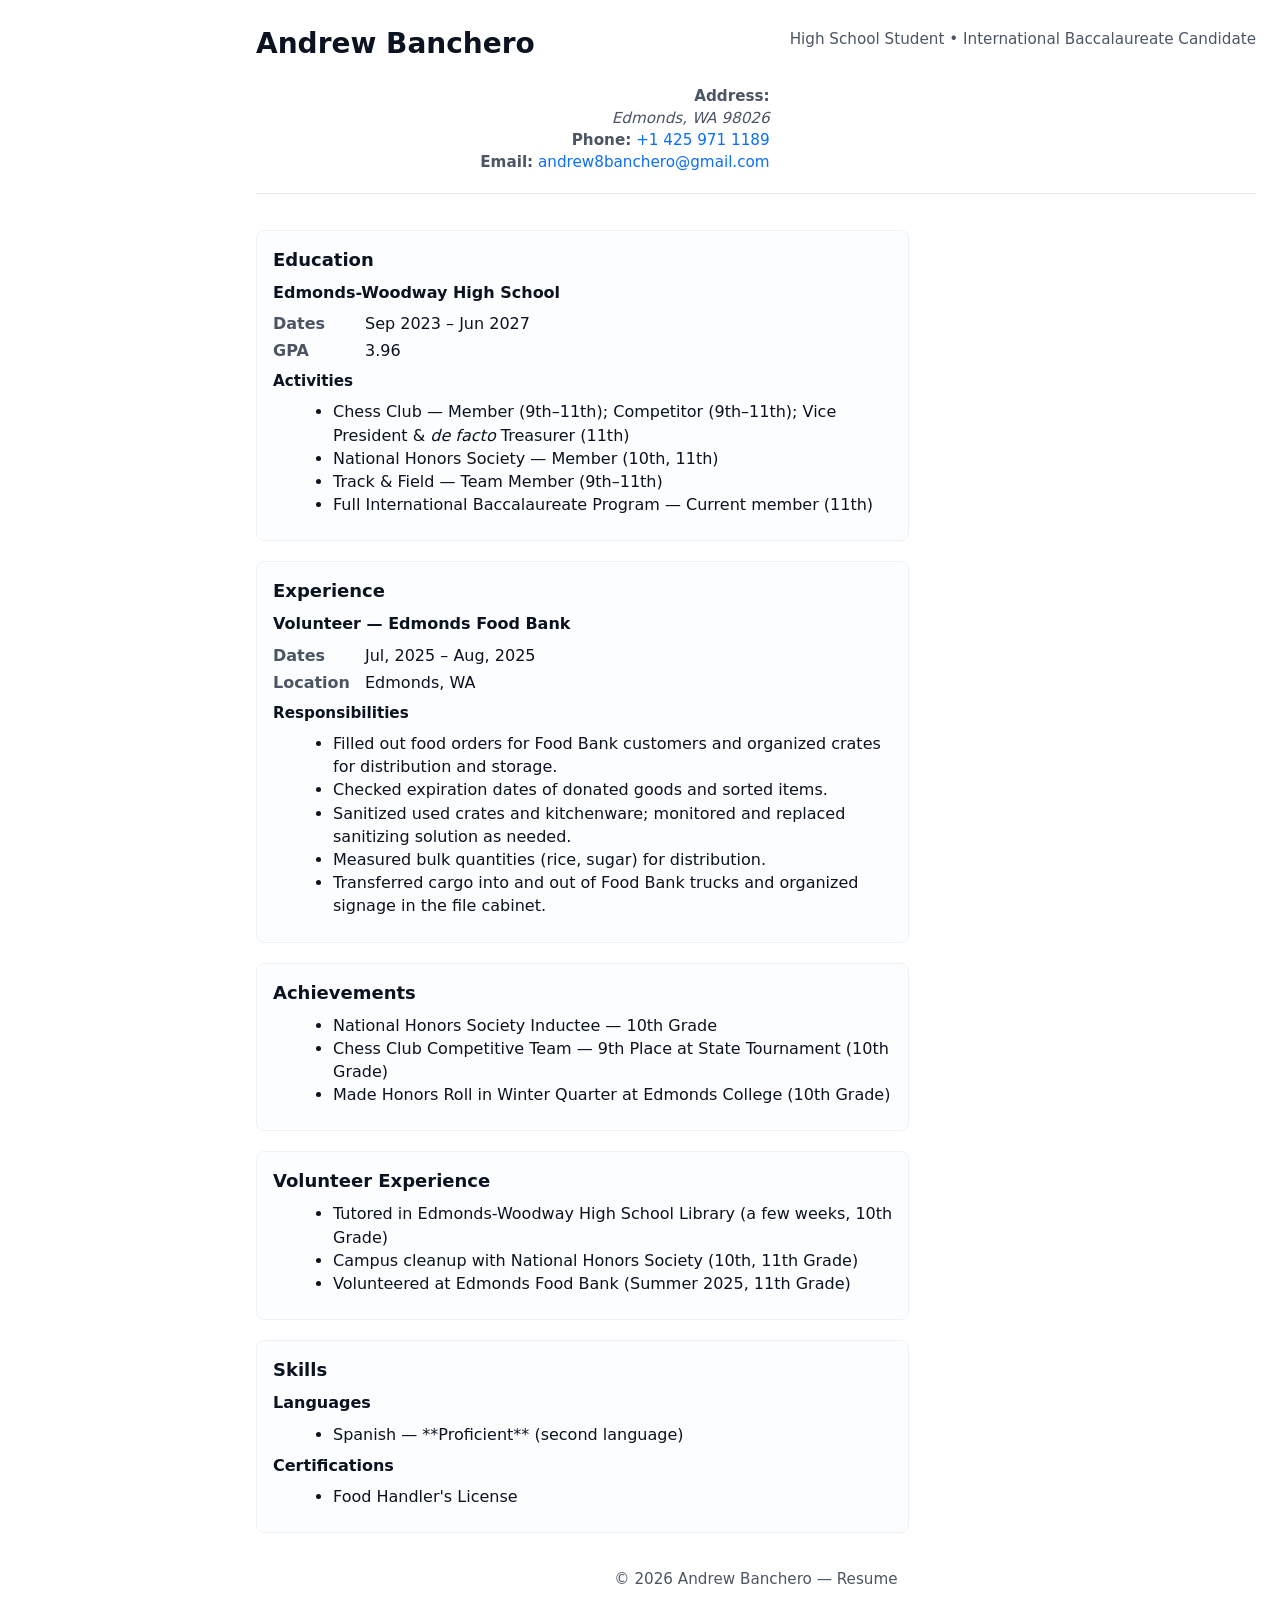
<file: index.html>
<!doctype html>
<html lang="en">
<head>
  <meta charset="utf-8" />
  <meta name="viewport" content="width=device-width,initial-scale=1" />
  <title>Andrew Banchero — Resume</title>
  <link rel="stylesheet" href="CSS.css" />
  <!-- Open Graph / Social Preview -->
<meta property="og:title" content="Andrew — Frontend Developer Resume">
<meta property="og:description" content="A clean, fast, and modern resume showcasing my frontend engineering skills, projects, and experience.">
<meta property="og:image" content="https://scriptcavern.andrew8banchero.workers.dev/preview-image.png">
<meta property="og:url" content="https://scriptcavern.andrew8banchero.workers.dev/">
<meta property="og:type" content="website">

<!-- Twitter Card (also used by Slack/Discord fallbacks) -->
<meta name="twitter:card" content="summary_large_image">
<meta name="twitter:title" content="Andrew — Frontend Developer Resume">
<meta name="twitter:description" content="A clean, fast, and modern resume showcasing my frontend engineering skills, projects, and experience.">
<meta name="twitter:image" content="https://scriptcavern.andrew8banchero.workers.dev/preview-image.png">

<!-- SEO Meta Description -->
<meta name="description" content="Professional resume for Andrew, a frontend developer skilled in HTML, CSS, JavaScript, and modern UI performance optimization.">

<!-- Favicon -->
<link rel="icon" href="https://scriptcavern.andrew8banchero.workers.dev/favicon.png" type="image/png">
<link rel="apple-touch-icon" href="https://scriptcavern.andrew8banchero.workers.dev/favicon.png">
</head>
<body>
  <a class="skip-link" href="#main">Skip to main content</a>

  <header role="banner">
    <h1 id="name">Andrew Banchero</h1>
    <p class="tagline">High School Student • International Baccalaureate Candidate</p>

    <nav aria-label="Contact and quick links">
      <h2 class="visually-hidden">Contact</h2>
      <ul class="contact-list">
        <li><strong>Address:</strong> <address>Edmonds, WA 98026</address></li>
        <li><strong>Phone:</strong> <a href="tel:+14259711189">+1 425 971 1189</a></li>
        <li><strong>Email:</strong> <a href="mailto:andrew8banchero@gmail.com">andrew8banchero@gmail.com</a></li>
      </ul>
    </nav>
  </header>

  <main id="main" role="main">
    <section aria-labelledby="education-heading">
      <h2 id="education-heading">Education</h2>

      <article aria-labelledby="school-title">
        <h3 id="school-title">Edmonds-Woodway High School</h3>
        <dl>
          <div>
            <dt>Dates</dt>
            <dd><time datetime="2023-09">Sep 2023</time> – <time datetime="2027-06">Jun 2027</time></dd>
          </div>
          <div>
            <dt>GPA</dt>
            <dd>3.96</dd>
          </div>
        </dl>

        <h4>Activities</h4>
        <ul>
          <li>Chess Club — Member (9th–11th); Competitor (9th–11th); Vice President &amp; <em>de facto</em> Treasurer (11th)</li>
          <li>National Honors Society — Member (10th, 11th)</li>
          <li>Track &amp; Field — Team Member (9th–11th)</li>
          <li>Full International Baccalaureate Program — Current member (11th)</li>
        </ul>
      </article>
    </section>

    <section aria-labelledby="experience-heading">
      <h2 id="experience-heading">Experience</h2>

      <article aria-labelledby="volunteer-title">
        <h3 id="volunteer-title">Volunteer — Edmonds Food Bank</h3>
        <dl>
          <div>
            <dt>Dates</dt>
            <dd><time datetime="2025-07">Jul, 2025</time> – <time datetime="2025-08">Aug, 2025</time></dd>
          </div>
          <div>
            <dt>Location</dt>
            <dd>Edmonds, WA</dd>
          </div>
        </dl>

        <h4>Responsibilities</h4>
        <ul>
          <li>Filled out food orders for Food Bank customers and organized crates for distribution and storage.</li>
          <li>Checked expiration dates of donated goods and sorted items.</li>
          <li>Sanitized used crates and kitchenware; monitored and replaced sanitizing solution as needed.</li>
          <li>Measured bulk quantities (rice, sugar) for distribution.</li>
          <li>Transferred cargo into and out of Food Bank trucks and organized signage in the file cabinet.</li>
        </ul>
      </article>
    </section>

    <section aria-labelledby="achievements-heading">
      <h2 id="achievements-heading">Achievements</h2>

      <ul>
        <li>National Honors Society Inductee — 10th Grade</li>
        <li>Chess Club Competitive Team — 9th Place at State Tournament (10th Grade)</li>
        <li>Made Honors Roll in Winter Quarter at Edmonds College (10th Grade)</li>
      </ul>
    </section>

    <section aria-labelledby="volunteer-heading">
      <h2 id="volunteer-heading">Volunteer Experience</h2>

      <ul>
        <li>Tutored in Edmonds-Woodway High School Library (a few weeks, 10th Grade)</li>
        <li>Campus cleanup with National Honors Society (10th, 11th Grade)</li>
        <li>Volunteered at Edmonds Food Bank (Summer 2025, 11th Grade)</li>
      </ul>
    </section>

    <section aria-labelledby="skills-heading">
      <h2 id="skills-heading">Skills</h2>

      <h3>Languages</h3>
      <ul>
        <li>Spanish — **Proficient** (second language)</li>
      </ul>

      <h3>Certifications</h3>
      <ul>
        <li>Food Handler's License</li>
      </ul>
    </section>

  
  </main>

  <footer role="contentinfo">
    <h2 class="visually-hidden">Footer</h2>
    <p>© <time datetime="2026">2026</time> Andrew Banchero — Resume</p>
  </footer>
</body>
</html>
</file>
<file: CSS.css>
:root{
  --bg:#ffffff;
  --text:#0b1220;
  --muted:#4b5563;
  --accent:#0b6efd;
  --max-width:1000px;
  --gap:1.25rem;
  --radius:8px;
  --page-padding:1rem;
  font-family:system-ui,-apple-system,Segoe UI,Roboto,"Helvetica Neue",Arial;
  color-scheme: light;
}

*{box-sizing:border-box}
html,body{height:100%}
body{
  margin: 0px;
  background:var(--bg);
  color:var(--text);
  line-height:1.45;
  -webkit-font-smoothing:antialiased;
  -moz-osx-font-smoothing:grayscale;
  padding:calc(var(--page-padding) * 1.5);
  display:flex;
  justify-content:flex-start;
  font-size:16px;
  flex-direction:column;
  align-items:flex-end
}

.skip-link{
  position:absolute;
  left:-999px;
  top:auto;
  background:#000;
  color:#fff;
  padding:0.5rem;
  z-index:100;
}
.skip-link:focus{
  left:1rem;
  top:1rem;
  border-radius:4px;
}

/* Layout container using CSS Grid for responsive two-column on wide screens */
body > *:not(.skip-link){
  width:100%;
  max-width:var(--max-width);
}

/* Header */
header{
  display:grid;
  grid-template-columns: 1fr auto;
  gap:var(--gap);
  align-items:start;
  margin-bottom:var(--gap);
  border-bottom:1px solid #e6e9ee;
  padding-bottom:var(--gap);
}
h1{
  margin:0;
  font-size:1.75rem;
  font-weight:700;
}
.tagline{
  margin:0.25rem 0 0;
  color:var(--muted);
  font-size:0.95rem;
}

/* Contact nav */
nav ul.contact-list{
  list-style:none;
  margin:0;
  padding:0;
  text-align:right;
  font-size:0.95rem;
  color:var(--muted);
}
nav a{color:var(--accent); text-decoration:none}
nav a:focus, nav a:hover{text-decoration:underline}

/* Main content grid */
main{
  display:grid;
  grid-template-columns: 1fr;
  gap:1.25rem;
  margin-top:1rem;
}

/* Use two-column layout on wider screens */
@media (min-width:900px){
  main{
    grid-template-columns: 2fr 1fr;
    align-items:start;
  }
  /* Make aside appear on the right column */
  aside{grid-column:2}
  section{grid-column:1}
}

/* Sections and articles */
section, aside{
  background:#fbfdff;
  border:1px solid #eef2f6;
  padding:1rem;
  border-radius:var(--radius);
}
h2{
  margin:0 0 0.5rem 0;
  font-size:1.125rem;
  font-weight:600;
}
h3{
  margin:0.5rem 0 0.25rem 0;
  font-size:1rem;
  font-weight:600;
}
h4{
  margin:0.5rem 0 0.25rem 0;
  font-size:0.95rem;
  font-weight:600;
}

/* Lists */
ul{margin:0.5rem 0 0.5rem 1.25rem}
dl{margin:0.5rem 0 0.5rem 0}
dl > div{display:flex; gap:0.5rem; margin-bottom:0.25rem}
dt{width:5.25rem; font-weight:600; color:var(--muted)}
dd{margin:0; color:var(--text)}

/* Accessibility helpers */
.visually-hidden{
  position:absolute !important;
  height:1px; width:1px;
  overflow:hidden;
  clip:rect(1px,1px,1px,1px);
  white-space:nowrap;
}

/* Footer */
footer{
  margin-top:1.25rem;
  text-align:center;
  color:var(--muted);
  font-size:0.95rem;
}

/* Small adjustments for mobile */
@media (max-width:599px){
  header{grid-template-columns:1fr; text-align:left}
  nav ul.contact-list{text-align:left}
  h1{font-size:1.5rem}
  body{padding:1rem}
}

/* High contrast focus outlines for keyboard users */
a:focus, button:focus, input:focus{
  outline:3px solid #ffd54f;
  outline-offset:2px;
  border-radius:4px;
}
</file>
